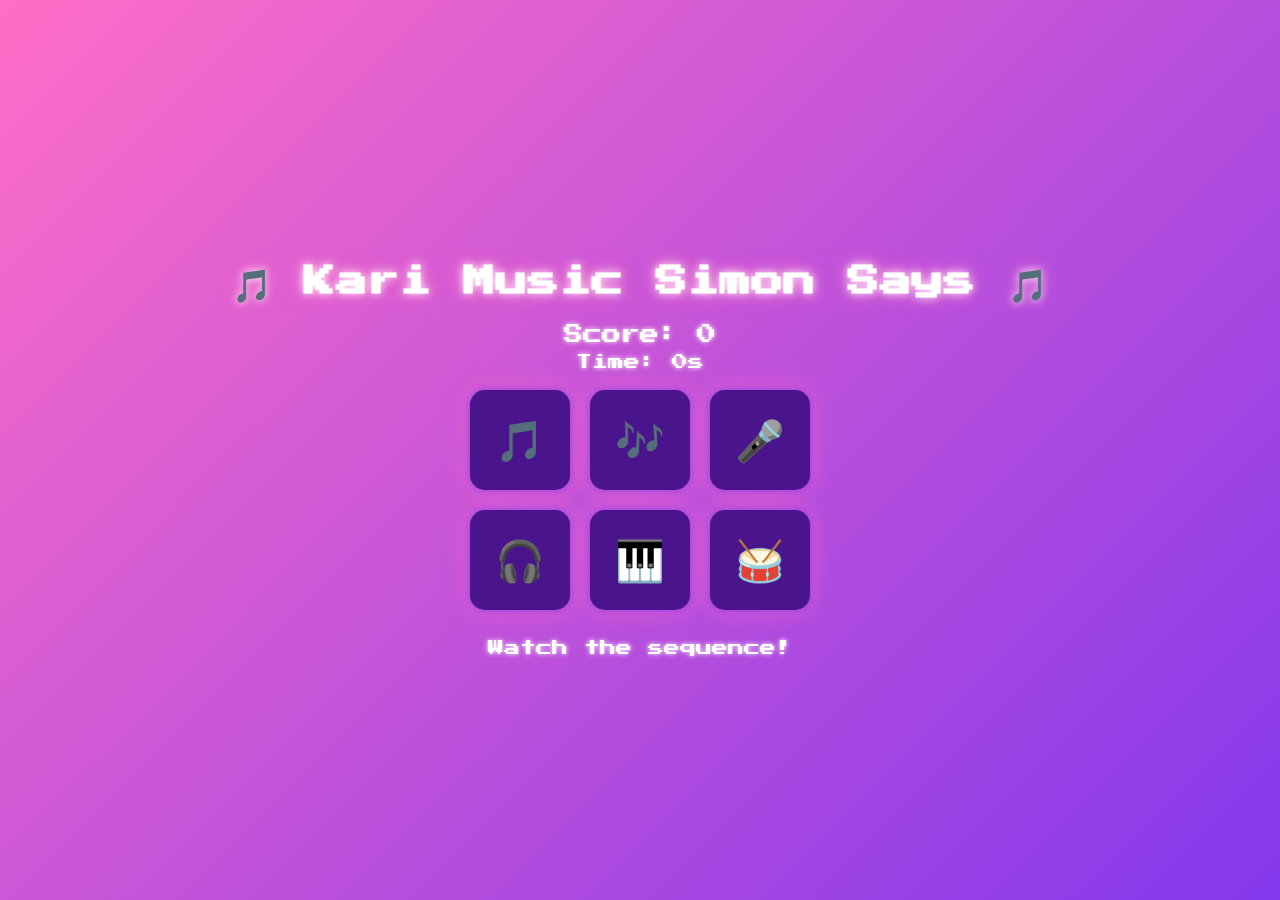
<file: minigame.html>
<!DOCTYPE html>
<html lang="en">
<head>
<meta charset="UTF-8">
<meta name="viewport" content="width=device-width, initial-scale=1.0">
<title>Kari Music Simon Says 🎵</title>
<style>
    @import url('https://fonts.googleapis.com/css2?family=Press+Start+2P&display=swap');

    body {
        margin: 0;
        font-family: 'Press Start 2P', cursive;
        display: flex;
        justify-content: center;
        align-items: center;
        height: 100vh;
        background: linear-gradient(135deg, #ff6ec7, #8338ec);
        color: #fff;
        flex-direction: column;
        overflow: hidden;
    }

    h1 {
        font-size: 2rem;
        margin-bottom: 20px;
        text-shadow: 0 0 10px #fff, 0 0 20px #ff6ec7;
    }

    #game-container {
        display: grid;
        grid-template-columns: repeat(3, 100px);
        grid-gap: 20px;
        margin-bottom: 20px;
    }

    .tile {
        width: 100px;
        height: 100px;
        background: #4a148c;
        display: flex;
        justify-content: center;
        align-items: center;
        font-size: 2.5rem;
        cursor: pointer;
        border-radius: 15px;
        transition: 0.2s;
        box-shadow: 0 0 10px #8338ec, 0 0 20px #ff6ec7;
        user-select: none;
    }

    .tile.active {
        animation: flash 0.5s ease-in-out;
        background: #ff6ec7;
        transform: scale(1.2);
        box-shadow: 0 0 20px #fff, 0 0 30px #ff6ec7;
    }

    @keyframes flash {
        0%, 100% { transform: scale(1); background: #4a148c; }
        50% { transform: scale(1.3); background: #ff6ec7; }
    }

    #status {
        font-size: 1rem;
        margin-top: 10px;
        text-shadow: 0 0 5px #fff;
    }

    #score-board {
        font-size: 1.2rem;
        margin-bottom: 10px;
        text-shadow: 0 0 5px #fff;
    }

    #timer {
        font-size: 1rem;
        margin-bottom: 20px;
        text-shadow: 0 0 5px #fff;
    }

</style>
</head>
<body>

<h1>🎵 Kari Music Simon Says 🎵</h1>
<div id="score-board">Score: 0</div>
<div id="timer">Time: 0s</div>
<div id="game-container"></div>
<div id="status">Watch the sequence!</div>

<script>
document.addEventListener('DOMContentLoaded', () => {
    const gameContainer = document.getElementById('game-container');
    const status = document.getElementById('status');
    const scoreBoard = document.getElementById('score-board');
    const timerEl = document.getElementById('timer');

    const tilesEmojis = ['🎵','🎶','🎤','🎧','🎹','🥁'];
    let sequence = [];
    let playerSequence = [];
    let clickable = false;
    let score = 0;
    let timer = 0;
    let timerInterval;

    // Create tile elements
    const tiles = [];
    tilesEmojis.forEach(emoji => {
        const tile = document.createElement('div');
        tile.classList.add('tile');
        tile.textContent = emoji;
        tile.addEventListener('click', () => handleTileClick(emoji, tile));
        gameContainer.appendChild(tile);
        tiles.push(tile);
    });

    function startTimer() {
        timer = 0;
        timerEl.textContent = `Time: 0s`;
        clearInterval(timerInterval);
        timerInterval = setInterval(() => {
            timer++;
            timerEl.textContent = `Time: ${timer}s`;
        }, 1000);
    }

    function stopTimer() {
        clearInterval(timerInterval);
    }

    function flashTile(tile) {
        return new Promise(resolve => {
            tile.classList.add('active');
            setTimeout(() => {
                tile.classList.remove('active');
                setTimeout(resolve, 200);
            }, 600);
        });
    }

    async function playSequence() {
        clickable = false;
        startTimer();
        for (let emoji of sequence) {
            const tile = tiles.find(t => t.textContent === emoji);
            await flashTile(tile);
        }
        clickable = true;
        status.textContent = "Your turn!";
    }

    function handleTileClick(emoji, tile) {
        if(!clickable) return;

        playerSequence.push(emoji);
        tile.classList.add('active');
        setTimeout(() => tile.classList.remove('active'), 300);

        const index = playerSequence.length - 1;
        if(playerSequence[index] !== sequence[index]){
            status.textContent = `Wrong! Game Over 😢`;
            stopTimer();
            score = 0;
            sequence = [];
            playerSequence = [];
            scoreBoard.textContent = `Score: ${score}`;
            setTimeout(startRound, 1500);
            return;
        }

        if(playerSequence.length === sequence.length){
            score++;
            scoreBoard.textContent = `Score: ${score}`;
            status.textContent = "Correct! Next round...";
            playerSequence = [];
            stopTimer();
            setTimeout(startRound, 1000);
        }
    }

    function startRound() {
        const randomTile = tilesEmojis[Math.floor(Math.random() * tilesEmojis.length)];
        sequence.push(randomTile);
        status.textContent = "Watch the sequence!";
        playSequence();
    }

    // Start first round
    startRound();
});
</script>

</body>
</html>
</file>
